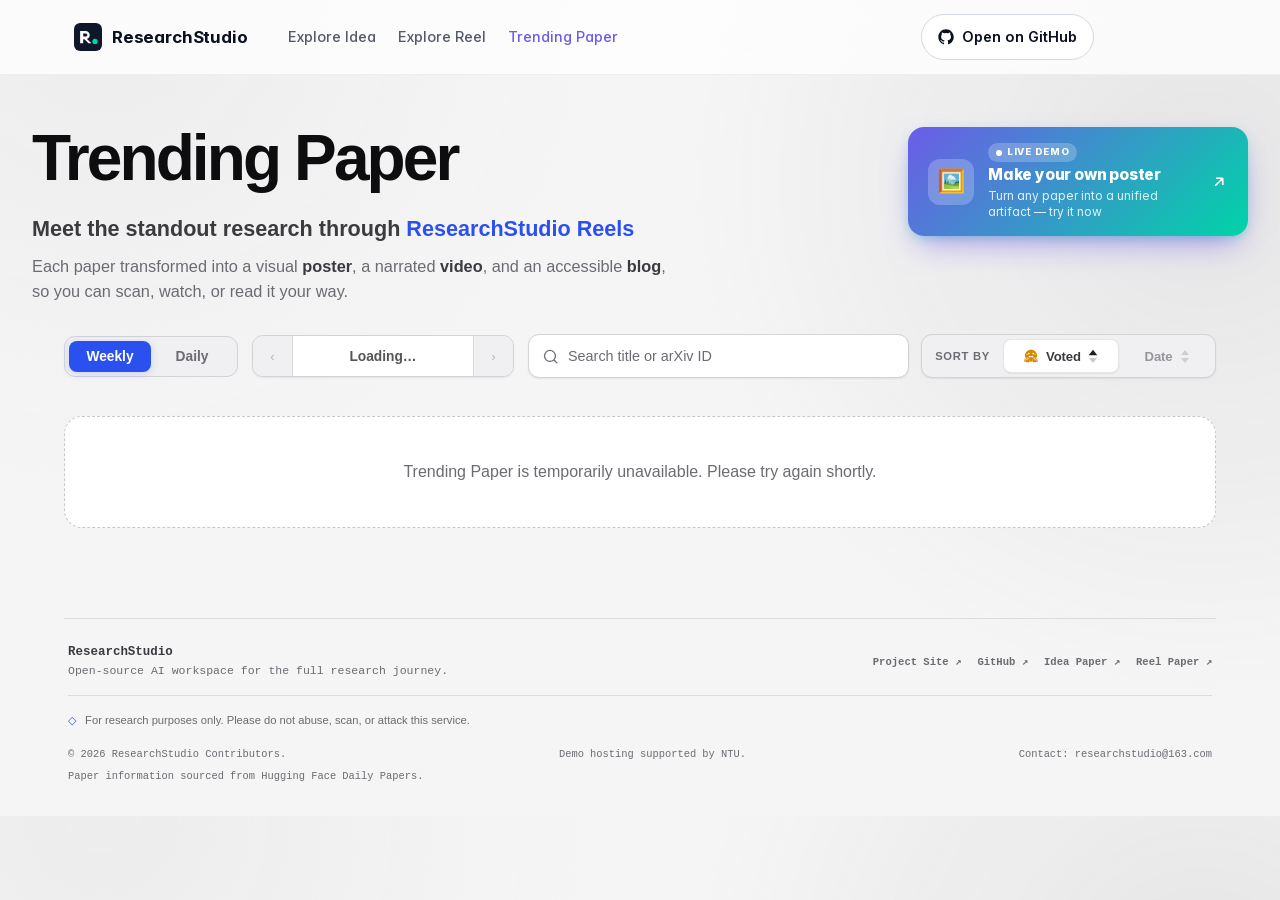
<file: trending-paper/index.html>
<!doctype html>
<html lang="en" data-theme="light">
<head>
  <meta charset="utf-8">
  <meta name="viewport" content="width=device-width, initial-scale=1">
  <meta name="color-scheme" content="light">
  <meta name="description" content="Weekly and daily Hugging Face research papers transformed into ResearchStudio Reels.">
  <title>Trending Paper · ResearchStudio</title>
  <link rel="canonical" href="https://dai818.github.io/trending-paper/">
  <link rel="stylesheet" href="./daily.css?v=20260817">
  <link rel="icon" href="./logo.svg?v=20260817" type="image/svg+xml">
</head>
<body id="top">
  <header class="topbar-wrap">
    <nav class="topbar" aria-label="Primary navigation">
      <a class="brand" href="https://microsoft.github.io/ResearchStudio/" rel="home">
        <img class="brand-logo" src="./logo.svg?v=20260817" alt="" width="28" height="28">
        <span>ResearchStudio</span>
      </a>
      <ul class="nav-links">
        <li><a href="https://microsoft.github.io/ResearchStudio/idea-page/">Explore Idea</a></li>
        <li><a href="https://microsoft.github.io/ResearchStudio/reel-page/">Explore Reel</a></li>
        <li><a class="active" href="./" aria-current="page">Trending Paper</a></li>
      </ul>
      <div class="nav__cta">
        <a class="github-link" href="https://github.com/microsoft/ResearchStudio" target="_blank" rel="noopener noreferrer">
          <svg viewBox="0 0 24 24" width="16" height="16" aria-hidden="true"><path fill="currentColor" d="M12 .5C5.65.5.5 5.65.5 12c0 5.08 3.29 9.39 7.86 10.91.58.11.79-.25.79-.56 0-.27-.01-1.01-.02-1.99-3.2.7-3.88-1.54-3.88-1.54-.52-1.33-1.28-1.69-1.28-1.69-1.05-.72.08-.7.08-.7 1.16.08 1.77 1.19 1.77 1.19 1.03 1.77 2.7 1.26 3.36.97.1-.75.4-1.26.73-1.55-2.55-.29-5.24-1.28-5.24-5.7 0-1.26.45-2.29 1.19-3.1-.12-.29-.52-1.47.11-3.06 0 0 .97-.31 3.19 1.18a11.1 11.1 0 0 1 5.81 0c2.22-1.49 3.19-1.18 3.19-1.18.63 1.59.23 2.77.11 3.06.74.81 1.19 1.84 1.19 3.1 0 4.43-2.69 5.4-5.26 5.69.41.36.78 1.07.78 2.16 0 1.56-.01 2.81-.01 3.19 0 .31.21.68.8.56 4.56-1.52 7.85-5.83 7.85-10.91C23.5 5.65 18.35.5 12 .5z"/></svg>
          <span>Open on GitHub</span>
        </a>
      </div>
    </nav>
  </header>

  <main>
    <section class="hero" aria-labelledby="page-title">
      <div class="title-row">
        <div class="title-copy">
          <h1 id="page-title">Trending Paper</h1>
          <div class="intro">
            <p class="intro-lead">Meet the standout research through <strong><a class="reels-accent" href="https://microsoft.github.io/ResearchStudio/reel-page/" target="_blank" rel="noopener noreferrer">ResearchStudio Reels</a></strong> <a class="github-stars-badge" id="github-stars-badge" href="https://github.com/microsoft/ResearchStudio" target="_blank" rel="noopener noreferrer" hidden><svg class="gh-mark" aria-hidden="true" viewBox="0 0 24 24"><path fill="currentColor" d="M12 .5C5.37.5 0 5.87 0 12.5c0 5.3 3.44 9.8 8.21 11.39.6.11.82-.26.82-.58 0-.29-.01-1.04-.02-2.05-3.34.73-4.04-1.61-4.04-1.61-.55-1.39-1.33-1.76-1.33-1.76-1.09-.74.08-.73.08-.73 1.2.09 1.84 1.24 1.84 1.24 1.07 1.83 2.81 1.3 3.5.99.11-.78.42-1.3.76-1.6-2.67-.3-5.47-1.34-5.47-5.95 0-1.31.47-2.39 1.24-3.23-.13-.3-.54-1.52.11-3.18 0 0 1.01-.32 3.3 1.23a11.5 11.5 0 0 1 6.01 0c2.29-1.55 3.3-1.23 3.3-1.23.65 1.66.24 2.88.12 3.18.77.84 1.23 1.92 1.23 3.23 0 4.62-2.8 5.64-5.48 5.94.43.37.81 1.1.81 2.22 0 1.6-.01 2.9-.01 3.29 0 .32.21.7.82.58A12 12 0 0 0 24 12.5C24 5.87 18.63.5 12 .5z"/></svg><strong id="github-stars-count"></strong><svg class="gh-star" aria-hidden="true" viewBox="0 0 24 24"><path d="m12 2 3.09 6.26L22 9.27l-5 4.87 1.18 6.88L12 17.77l-6.18 3.25L7 14.14 2 9.27l6.91-1.01L12 2Z"/></svg></a></p>
            <p class="intro-detail"><span>Each paper transformed into a visual <strong>poster</strong>, a narrated <strong>video</strong>, and an accessible <strong>blog</strong>,</span><span>so you can scan, watch, or read it your way.</span></p>
          </div>
        </div>
        <a class="trending-cta" href="https://researchstudio.site/?tool=poster" target="_blank" rel="noopener noreferrer">
          <span class="trending-cta-icon" aria-hidden="true">🖼️</span>
          <span class="trending-cta-copy">
            <span class="trending-cta-badge"><span class="trending-cta-dot"></span>Live demo</span>
            <span class="trending-cta-title">Make your own poster</span>
            <span class="trending-cta-subtitle">Turn any paper into a unified artifact — try it now</span>
          </span>
          <svg class="trending-cta-arrow" width="18" height="18" viewBox="0 0 24 24" fill="none" stroke="currentColor" stroke-width="2.2" aria-hidden="true"><path d="M7 17L17 7M17 7H8M17 7v9"/></svg>
        </a>
      </div>
      <div class="catalog-controls">
        <div class="edition-toolbar">
          <div class="mode-switch" role="group" aria-label="Paper edition frequency">
            <button type="button" data-mode="weekly" aria-pressed="true">Weekly</button>
            <button type="button" data-mode="daily" aria-pressed="false">Daily</button>
          </div>
          <div class="edition-control" aria-label="Edition date">
            <label id="edition-label" class="sr-only" for="edition-select">Date</label>
            <button id="edition-older" class="edition-step" type="button" aria-label="Previous date" disabled>‹</button>
            <select id="edition-select" aria-labelledby="edition-label" disabled>
              <option>Loading…</option>
            </select>
            <button id="edition-newer" class="edition-step" type="button" aria-label="Next date" disabled>›</button>
          </div>
        </div>
        <div class="catalog-toolbar" role="search" aria-label="Search and sort papers">
          <label class="search-control" for="paper-search">
            <svg class="search-icon" viewBox="0 0 24 24" aria-hidden="true" focusable="false"><path d="m21 21-4.35-4.35m2.35-5.4A7.75 7.75 0 1 1 3.5 11.25a7.75 7.75 0 0 1 15.5 0Z" fill="none" stroke="currentColor" stroke-width="1.8" stroke-linecap="round"/></svg>
            <span class="sr-only">Search papers in this edition</span>
            <input id="paper-search" type="search" placeholder="Search title or arXiv ID" aria-controls="paper-grid" autocomplete="off">
          </label>
          <div class="sort-control" role="group" aria-label="Sort papers">
            <span class="sort-label">Sort by</span>
            <button id="paper-sort" class="sort-toggle sort-toggle-votes" type="button"
                    data-sort="votes-desc" aria-pressed="true"
                    aria-controls="paper-grid"
                    aria-label="Sorted by Hugging Face votes, most voted first. Activate for least voted first."
                    title="Most voted first">
              <span class="brand-inline-icon hf-mark sort-hf-mark" aria-hidden="true"></span>
              <span class="sort-toggle-label">Voted</span>
              <span class="sort-arrows" aria-hidden="true">
                <span class="sort-arrow sort-arrow-up"></span>
                <span class="sort-arrow sort-arrow-down"></span>
              </span>
            </button>
            <button id="paper-sort-date" class="sort-toggle sort-toggle-date" type="button"
                    data-sort="date-desc" aria-pressed="false"
                    aria-controls="paper-grid"
                    aria-label="Sort by published date, newest first."
                    title="Newest published first">
              <span class="sort-toggle-label">Date</span>
              <span class="sort-arrows" aria-hidden="true">
                <span class="sort-arrow sort-arrow-up"></span>
                <span class="sort-arrow sort-arrow-down"></span>
              </span>
            </button>
          </div>
        </div>
      </div>
    </section>

    <section aria-live="polite" aria-busy="true" id="paper-region">
      <div id="loading" class="message-card">Loading the latest weekly edition…</div>
      <div id="paper-grid" class="paper-grid" hidden></div>
      <div id="paper-stream-sentinel" class="paper-stream-sentinel" hidden aria-hidden="true">
        <span class="paper-stream-dots"><i></i><i></i><i></i></span>
        <span>Loading more papers…</span>
      </div>
      <p id="paper-stream-status" class="sr-only" role="status" aria-live="polite"></p>
      <div id="empty" class="message-card" hidden>No published papers are available for this selection yet.</div>
    </section>
  </main>

  <footer class="site-footer">
    <div class="footer-inner">
      <div class="footer-brand">
        <span>ResearchStudio</span>
        <p>Open-source AI workspace for the full research journey.</p>
      </div>
      <nav class="footer-links" aria-label="Project links">
        <a href="https://microsoft.github.io/ResearchStudio/" target="_blank" rel="noopener noreferrer">Project Site ↗</a>
        <a href="https://github.com/microsoft/ResearchStudio" target="_blank" rel="noopener noreferrer">GitHub ↗</a>
        <a href="https://www.alphaxiv.org/abs/2607.04439" target="_blank" rel="noopener noreferrer">Idea Paper ↗</a>
        <a href="https://www.alphaxiv.org/abs/2607.04438" target="_blank" rel="noopener noreferrer">Reel Paper ↗</a>
      </nav>
      <p class="footer-notice"><span aria-hidden="true">◇</span> For research purposes only. Please do not abuse, scan, or attack this service.</p>
      <div class="footer-meta">
        <span>© 2026 ResearchStudio Contributors.</span>
        <span class="footer-support">Demo hosting supported by NTU.</span>
        <a href="mailto:researchstudio@163.com">Contact: researchstudio@163.com</a>
      </div>
      <p class="footer-source">Paper information sourced from <a id="source-link" href="https://huggingface.co/papers" target="_blank" rel="noopener noreferrer">Hugging Face Daily Papers</a>.</p>
    </div>
  </footer>

  <template id="paper-template">
    <article class="paper-card">
      <div class="poster-shell">
        <a class="poster-link" target="_blank" rel="noopener noreferrer" data-open-view="reel">
          <img class="poster" alt="" loading="lazy" width="2016" height="1210">
        </a>
      </div>
      <div class="paper-body">
        <div class="metadata-row">
          <a class="hf-score metadata-chip" target="_blank" rel="noopener noreferrer">
            <span class="brand-inline-icon hf-mark" aria-hidden="true"></span>
            <span class="hf-vote-count"></span>
          </a>
          <a class="arxiv-chip metadata-chip" target="_blank" rel="noopener noreferrer">
            <span class="brand-inline-icon arxiv-mark" aria-hidden="true"></span>
            <span class="paper-id"></span>
          </a>
          <a class="github-chip metadata-chip" target="_blank" rel="noopener noreferrer" hidden>
            <svg class="github-mark" viewBox="0 0 24 24" aria-hidden="true"><path fill="currentColor" d="M12 .7a11.5 11.5 0 0 0-3.64 22.4c.58.1.79-.25.79-.56v-2.24c-3.22.7-3.9-1.37-3.9-1.37-.52-1.34-1.28-1.7-1.28-1.7-1.05-.72.08-.7.08-.7 1.16.08 1.77 1.19 1.77 1.19 1.03 1.77 2.7 1.26 3.36.96.1-.75.4-1.26.73-1.55-2.57-.29-5.27-1.28-5.27-5.69 0-1.26.45-2.28 1.19-3.09-.12-.29-.52-1.47.11-3.05 0 0 .97-.31 3.16 1.18a10.9 10.9 0 0 1 5.76 0c2.2-1.49 3.16-1.18 3.16-1.18.63 1.58.23 2.76.11 3.05.74.81 1.19 1.83 1.19 3.09 0 4.42-2.71 5.39-5.29 5.68.42.36.79 1.06.79 2.14v3.18c0 .31.21.67.8.56A11.5 11.5 0 0 0 12 .7Z"/></svg>
            <span class="github-star-count"></span>
          </a>
          <time class="paper-published" datetime=""></time>
        </div>
        <div class="paper-title-wrap">
          <h2 class="paper-title"></h2>
          <div class="paper-title-tooltip" aria-hidden="true"></div>
        </div>
      </div>
    </article>
  </template>

  <dialog id="paper-viewer" class="paper-viewer" aria-labelledby="viewer-title">
    <div class="viewer-shell">
      <header class="viewer-header">
        <button id="viewer-back" class="viewer-back" type="button"><span aria-hidden="true">←</span> Back</button>
        <div class="viewer-heading">
          <span id="viewer-category">Hugging Face Paper</span>
          <h2 id="viewer-title"></h2>
        </div>
        <div class="viewer-tabs" role="tablist" aria-label="Paper viewing mode">
          <button id="reel-tab" role="tab" aria-selected="true" aria-controls="reel-panel" type="button">Reel</button>
          <button id="paper-tab" role="tab" aria-selected="false" aria-controls="paper-panel" type="button">Paper</button>
        </div>
        <div class="viewer-actions">
          <a id="viewer-qa" class="button" target="_blank" rel="noopener noreferrer">Ask a question</a>
          <a id="viewer-external" class="viewer-external" target="_blank" rel="noopener noreferrer">Open in New Tab <span aria-hidden="true">↗</span></a>
        </div>
      </header>
      <div class="viewer-stage">
        <div id="viewer-loading" class="viewer-loading" role="status">Loading Reel…</div>
        <section id="reel-panel" role="tabpanel" aria-labelledby="reel-tab">
          <iframe id="reel-frame" title="ResearchStudio Reel" src="about:blank" allow="fullscreen" sandbox="allow-scripts allow-same-origin allow-forms allow-popups allow-downloads"></iframe>
        </section>
        <section id="paper-panel" role="tabpanel" aria-labelledby="paper-tab" hidden>
          <div class="pdf-fallback">If the embedded reader is unavailable, <a id="pdf-fallback-link" target="_blank" rel="noopener noreferrer">open the PDF in a new tab</a>.</div>
          <iframe id="paper-frame" title="Original research paper PDF" src="about:blank"></iframe>
        </section>
      </div>
    </div>
  </dialog>

  <script src="./daily.js?v=20260817" defer></script>
</body>
</html>
</file>
<file: trending-paper/daily.css>
:root {
  color-scheme: light;
  --ink: #0d0d0f;
  --ink-2: #3a3a3f;
  --muted: #6b6b72;
  --paper: #f5f5f6;
  --surface: #ffffff;
  --surface-soft: #f0f0f2;
  --line: rgba(17,17,20,.10);
  --blue: #2b50f0;
  --blue-dark: #1e3fd0;
  --border: #c7c7cc;
  --border-soft: #d2d2d7;
  --header-bg: rgba(245,245,246,.94);
  --poster-start: #e4e4e7;
  --poster-end: #f4f4f5;
  --disabled: #b4b4ba;
  --viewer-stage: #e8e8eb;
  --fallback: #f5f5f6;
  --body-glow-a: rgba(223,223,223,.38);
  --body-glow-b: rgba(90,90,90,.10);
  --blue-shadow: rgba(43,80,240,.18);
  --focus-ring: rgba(43,80,240,.20);
  --card-shadow: rgba(17,17,20,.07);
  --hf-icon: #d68700;
  --arxiv-icon: #b31b1b;
  --nav-accent: #6c5ce7;
  --shared-font-sans: "Inter var", Inter, ui-sans-serif, system-ui, -apple-system, "Segoe UI", Roboto, "Helvetica Neue", Arial, "PingFang SC", "Microsoft YaHei", sans-serif;
  font-family: -apple-system, BlinkMacSystemFont, "SF Pro Display", "Segoe UI", Roboto, Helvetica, Arial, sans-serif;
}

@font-face {
  font-family: "Inter var";
  font-style: normal;
  font-weight: 100 900;
  font-display: swap;
  src: url("fonts/InterVariable.woff2?v=4.1") format("woff2");
}
* { box-sizing: border-box; }
.sr-only { position: absolute !important; width: 1px !important; height: 1px !important; padding: 0 !important; margin: -1px !important; overflow: hidden !important; clip: rect(0,0,0,0) !important; white-space: nowrap !important; border: 0 !important; }
body {
  margin: 0;
  color: var(--ink);
  background:
    radial-gradient(circle at 8% 0%, var(--body-glow-a), transparent 30rem),
    radial-gradient(circle at 94% 22%, var(--body-glow-b), transparent 32rem),
    var(--paper);
  -webkit-font-smoothing: antialiased;
}
a { color: inherit; }
.topbar-wrap { position: sticky; top: 0; z-index: 50; border-bottom: 1px solid color-mix(in srgb, #e6e8ef 70%, transparent); background: color-mix(in srgb, #fff 75%, transparent); backdrop-filter: saturate(180%) blur(14px); -webkit-backdrop-filter: saturate(180%) blur(14px); }
.topbar { max-width: 1180px; margin: 0 auto; padding: 14px 24px; display: flex; align-items: center; gap: 24px; font-family: var(--shared-font-sans); font-feature-settings: "cv11", "ss01", "ss03"; line-height: 1.55; }
.brand { display: inline-flex; align-items: center; gap: 10px; color: #0b1020; text-decoration: none; font-size: 17px; font-weight: 700; letter-spacing: -.01em; }
.brand:hover { text-decoration: none; }
.brand-logo { display: block; width: 28px; height: 28px; border-radius: 0; }
.nav-links { display: flex; flex: 1; align-items: center; gap: 22px; margin: 0 0 0 16px; padding: 0; list-style: none; }
.nav-links li { display: inline-flex; }
.nav-links a { padding: 0; color: #555a6a; text-decoration: none; font-size: 14.5px; font-weight: 500; white-space: nowrap; transition: color .15s ease; }
.nav-links a:hover { color: #0b1020; text-decoration: none; }
.nav-links a.active { color: var(--nav-accent); font-weight: 500; }
.nav__cta { display: flex; align-items: center; gap: 10px; margin-left: auto; }
.github-link { width: 173.02px; display: inline-flex; align-items: center; justify-content: center; gap: 8px; padding: 11px 18px; border: 1px solid #d3d7e0; border-radius: 999px; color: #0b1020; background: #fff; text-decoration: none; font-size: 14.5px; font-weight: 600; white-space: nowrap; cursor: pointer; transition: transform .15s ease, box-shadow .15s ease, background .15s ease, color .15s ease, border-color .15s ease; }
.github-link:hover { background: #f7f8fb; text-decoration: none; transform: translateY(-1px); }
.github-link svg { flex-shrink: 0; }
main { width: min(1180px, 90vw); margin: 0 auto; padding: 52px 0 90px; }
.hero { margin-bottom: 38px; }
.title-row { position: relative; left: 50%; width: min(1320px, 100vw); display: flex; align-items: flex-start; justify-content: space-between; gap: 28px; padding: 0 32px; transform: translateX(-50%); }
.title-copy { flex: 1; min-width: 0; }
h1 { margin: 0; max-width: 820px; font-size: clamp(2.4rem, 5vw, 4.8rem); font-weight: 760; line-height: .98; letter-spacing: -.045em; }
.intro { max-width: 800px; margin: 22px 0 0; color: var(--muted); line-height: 1.55; }
.intro p { margin: 0; }
.intro-detail { margin-top: 8px !important; font-size: 1.02rem; }
.intro-detail span { display: block; }
.intro-lead { color: var(--ink-2); font-size: clamp(1.12rem, 2vw, 1.35rem); font-weight: 570; }
.intro-detail strong { color: var(--ink-2); font-weight: 780; }
.reels-accent { color: var(--blue); font-weight: 850; text-decoration: none; text-decoration-thickness: .08em; text-underline-offset: .16em; }
.reels-accent:hover { color: var(--blue-dark); text-decoration-line: underline; }
.github-stars-badge { box-sizing: border-box; width: 124px; height: 26px; display: inline-flex; align-items: center; justify-content: center; gap: 5px; margin-left: 5px; padding: 4px 7px; border: 1px solid rgba(74,74,74,.2); border-radius: 4px; color: #606060; background: rgba(255,255,255,.74); font-family: "SFMono-Regular", Consolas, monospace; font-size: .68rem; line-height: 1; text-decoration: none; vertical-align: middle; transition: border-color .15s, color .15s, background .15s, transform .15s; }
.github-stars-badge[hidden] { display: none; }
.github-stars-badge .gh-mark { flex: none; width: 14px; height: 14px; color: currentColor; }
.github-stars-badge .gh-star { flex: none; width: 13px; height: 13px; fill: #ffd60a; stroke: #ff9f0a; stroke-width: 1.2; stroke-linejoin: round; filter: drop-shadow(0 0 4px rgba(255,214,10,.7)); }
.github-stars-badge strong { display: inline-block; color: #373737; font-size: .72rem; font-weight: 750; }
.github-stars-badge strong.is-updated { animation: github-star-update .5s ease-out; }
.github-stars-badge:hover { border-color: var(--blue); color: var(--ink); background: var(--surface); text-decoration: none; transform: translateY(-1px); }
@keyframes github-star-update { 0% { color: #111; text-shadow: 0 0 10px rgba(43,80,240,.25); transform: translateY(-1px); } 100% { color: #373737; text-shadow: none; transform: translateY(0); } }
.trending-cta { flex: 0 0 auto; position: relative; overflow: hidden; width: 340px; max-width: 340px; display: flex; align-items: center; gap: 14px; padding: 16px 20px; border: 0; border-radius: 16px; color: white; background: linear-gradient(135deg,#6c5ce7 0%,#00d4a8 100%); box-shadow: 0 14px 32px -10px color-mix(in srgb,#6c5ce7 65%,transparent), 0 4px 12px -4px color-mix(in srgb,#00d4a8 45%,transparent); font-family: var(--shared-font-sans); font-feature-settings: "cv11", "ss01", "ss03"; line-height: 1.55; text-decoration: none; transition: transform .2s, box-shadow .2s; }
.trending-cta:hover { color: white; text-decoration: none; transform: translateY(-3px) scale(1.02); box-shadow: 0 20px 46px -10px color-mix(in srgb,#6c5ce7 78%,transparent), 0 8px 18px -4px color-mix(in srgb,#00d4a8 55%,transparent); }
.trending-cta::before { content: ""; position: absolute; top: 0; left: -60%; width: 38%; height: 100%; background: linear-gradient(100deg,transparent,rgba(255,255,255,.42),transparent); transform: skewX(-18deg); animation: trending-cta-shine 3.4s ease-in-out infinite; }
@keyframes trending-cta-shine { 0%,58% { left: -60%; } 100% { left: 135%; } }
.trending-cta-icon { position: relative; z-index: 1; flex: 0 0 auto; width: 46px; height: 46px; display: grid; place-items: center; border-radius: 12px; background: rgba(255,255,255,.22); font-size: 23px; }
.trending-cta-copy { position: relative; z-index: 1; min-width: 0; display: flex; flex-direction: column; }
.trending-cta-badge { align-self: flex-start; display: inline-flex; align-items: center; gap: 5px; margin-bottom: 4px; padding: 2px 8px; border-radius: 999px; background: rgba(255,255,255,.22); font-size: 9.5px; font-weight: 800; letter-spacing: .7px; text-transform: uppercase; }
.trending-cta-dot { width: 6px; height: 6px; border-radius: 50%; background: white; animation: trending-cta-pulse 1.6s infinite; }
@keyframes trending-cta-pulse { 0% { box-shadow: 0 0 0 0 rgba(255,255,255,.65); } 70% { box-shadow: 0 0 0 7px rgba(255,255,255,0); } 100% { box-shadow: 0 0 0 0 rgba(255,255,255,0); } }
.trending-cta-title { color: white; font-size: 15.5px; font-weight: 800; letter-spacing: -.2px; line-height: 1.2; }
.trending-cta-subtitle { margin-top: 3px; color: rgba(255,255,255,.85); font-size: 12px; line-height: 1.35; }
.trending-cta-arrow { position: relative; z-index: 1; flex: 0 0 auto; color: white; transition: transform .2s; }
.trending-cta:hover .trending-cta-arrow { transform: translate(3px,-3px); }
.catalog-controls { display: flex; width: 100%; max-width: 100%; align-items: center; flex-wrap: wrap; gap: 14px; margin-top: 30px; }
.edition-toolbar { flex: 0 0 auto; margin-top: 0; display: flex; align-items: center; gap: 14px; }
.mode-switch { display: inline-flex; flex: 0 0 auto; padding: 4px; border: 1px solid var(--border-soft); border-radius: 11px; background: var(--surface-soft); }
.mode-switch button { min-width: 82px; padding: 8px 14px; border: 0; border-radius: 8px; color: var(--muted); background: transparent; font: inherit; font-size: .86rem; font-weight: 750; cursor: pointer; }
.mode-switch button[aria-pressed="true"] { color: white; background: var(--blue); box-shadow: 0 2px 8px var(--blue-shadow); }
.edition-control { display: inline-grid; grid-template-columns: 40px minmax(170px,auto) 40px; align-items: stretch; overflow: hidden; border: 1px solid var(--border-soft); border-radius: 11px; background: var(--surface); box-shadow: 0 1px 2px var(--card-shadow); }
.edition-step { display: grid; place-items: center; min-height: 40px; padding: 0; border: 0; color: var(--ink-2); background: var(--surface-soft); font: 800 1.15rem/1 inherit; cursor: pointer; }
.edition-step:first-of-type { border-right: 1px solid var(--line); }
.edition-step:last-of-type { border-left: 1px solid var(--line); }
.edition-step:hover:not(:disabled) { color: white; background: var(--blue); }
.edition-step:disabled { color: var(--disabled); cursor: default; }
select { min-width: 180px; padding: 10px 14px; border: 0; border-radius: 0; appearance: none; background: var(--surface); color: var(--ink); font: inherit; font-size: .86rem; font-weight: 750; text-align: center; text-align-last: center; cursor: pointer; }
.mode-switch button:focus-visible, .edition-step:focus-visible, select:focus-visible, .sort-toggle:focus-visible, .brand:focus-visible, .nav-links a:focus-visible, .github-link:focus-visible, .reels-accent:focus-visible, .github-stars-badge:focus-visible, .trending-cta:focus-visible, .metadata-chip:focus-visible { position: relative; z-index: 1; outline: 3px solid var(--focus-ring); outline-offset: 2px; }
.catalog-toolbar { flex: 1 1 488px; min-width: 0; width: auto; display: grid; grid-template-columns: minmax(260px,1fr) auto; gap: 12px; margin-top: 0; }
.search-control, .sort-control { min-height: 44px; border: 1px solid var(--border-soft); border-radius: 11px; background: var(--surface); box-shadow: 0 1px 2px var(--card-shadow); }
.search-control { display: flex; align-items: center; gap: 9px; padding: 0 13px; }
.search-icon { flex: 0 0 auto; width: 17px; height: 17px; color: var(--muted); }
.search-control input { width: 100%; min-width: 0; padding: 10px 0; border: 0; outline: 0; color: var(--ink); background: transparent; font: inherit; font-size: .9rem; }
.search-control input::placeholder { color: var(--muted); opacity: 1; }
.sort-control { display: inline-flex; align-items: center; gap: 4px; padding: 4px; background: var(--surface-soft); }
.sort-label { flex: 0 0 auto; padding: 0 9px; color: var(--muted); font-size: .7rem; font-weight: 800; letter-spacing: .065em; text-transform: uppercase; }
.sort-toggle { min-width: 88px; min-height: 34px; display: inline-flex; align-items: center; justify-content: center; gap: 8px; padding: 7px 11px; border: 1px solid transparent; border-radius: 8px; color: var(--muted); background: transparent; box-shadow: none; font: inherit; opacity: .68; cursor: pointer; transition: border-color .15s ease, box-shadow .15s ease, color .15s ease, background .15s ease, opacity .15s ease, transform .15s ease; }
.sort-toggle-votes { min-width: 116px; }
.sort-toggle-date { min-width: 88px; }
.sort-toggle[aria-pressed="true"] { border-color: var(--line); color: var(--ink-2); background: var(--surface); box-shadow: 0 1px 2px var(--card-shadow); opacity: 1; }
.sort-toggle:hover { border-color: var(--border); color: var(--ink); background: var(--surface); box-shadow: 0 3px 9px var(--card-shadow); opacity: 1; transform: translateY(-1px); }
.sort-toggle:active { transform: translateY(0); }
.sort-hf-mark { flex: 0 0 auto; width: 17px; height: 17px; }
.sort-toggle[aria-pressed="false"] .sort-hf-mark { opacity: .48; filter: grayscale(1); }
.sort-toggle-label { font-size: .82rem; font-weight: 780; letter-spacing: -.01em; }
.sort-arrows { width: 9px; display: inline-grid; justify-items: center; gap: 3px; color: var(--ink); }
.sort-arrow { width: 0; height: 0; opacity: .22; transition: opacity .15s ease, transform .15s ease; }
.sort-arrow-up { border-right: 4px solid transparent; border-bottom: 5px solid currentColor; border-left: 4px solid transparent; }
.sort-arrow-down { border-top: 5px solid currentColor; border-right: 4px solid transparent; border-left: 4px solid transparent; }
.sort-toggle[aria-pressed="true"][data-sort$="-desc"] .sort-arrow-up,
.sort-toggle[aria-pressed="true"][data-sort$="-asc"] .sort-arrow-down { opacity: .92; transform: scale(1.08); }
.search-control:focus-within, .sort-control:focus-within { border-color: var(--blue); box-shadow: 0 0 0 3px var(--focus-ring); }
.paper-grid { display: grid; grid-template-columns: repeat(2, minmax(0, 1fr)); align-items: start; gap: 28px; }
.paper-grid[hidden], .paper-card[hidden] { display: none; }
.paper-card.is-stream-entering { transform-origin: 50% 100%; will-change: opacity, filter, transform; animation: paper-stream-enter .72s cubic-bezier(.16,1,.3,1) both; animation-delay: calc(var(--stream-order, 0) * 110ms); }
@keyframes paper-stream-enter { from { opacity: 0; filter: blur(3px); transform: translateY(38px) scale(.975); } to { opacity: 1; filter: blur(0); transform: translateY(0) scale(1); } }
.paper-stream-sentinel { min-height: 58px; display: flex; align-items: center; justify-content: center; gap: 9px; color: var(--muted); font-size: .74rem; font-weight: 680; }
.paper-stream-sentinel[hidden] { display: none; }
.paper-stream-dots { display: inline-flex; align-items: center; gap: 4px; }
.paper-stream-dots i { width: 5px; height: 5px; border-radius: 50%; background: var(--blue); animation: paper-stream-pulse .9s ease-in-out infinite alternate; }
.paper-stream-dots i:nth-child(2) { animation-delay: .14s; }
.paper-stream-dots i:nth-child(3) { animation-delay: .28s; }
@keyframes paper-stream-pulse { from { opacity: .28; transform: translateY(1px); } to { opacity: .92; transform: translateY(-2px); } }
.paper-card { position: relative; overflow: hidden; display: flex; flex-direction: column; min-width: 0; border: 1px solid var(--line); border-radius: 18px; background: var(--surface); box-shadow: 0 8px 28px var(--card-shadow); }
.poster-shell { position: relative; aspect-ratio: 2016 / 1210; overflow: hidden; border-radius: 17px 17px 0 0; background: linear-gradient(145deg, var(--poster-start), var(--poster-end)); }
.poster-link { position: absolute; inset: 0; display: block; overflow: hidden; }
.poster { width: 100%; height: 100%; object-fit: contain; display: block; transition: transform .25s ease, filter .2s ease; }
.poster-link:hover .poster { transform: scale(1.015); }
.paper-body { padding: 24px; }
.metadata-row { display: flex; flex-wrap: wrap; align-items: center; gap: 8px; font-size: .76rem; }
.metadata-chip { display: inline-flex; align-items: center; gap: 5px; min-height: 27px; padding: 4px 8px; border: 1px solid var(--border-soft); border-radius: 999px; color: var(--ink-2); background: var(--surface-soft); text-decoration: none; font-weight: 760; font-variant-numeric: tabular-nums; letter-spacing: 0; transition: color .15s ease, border-color .15s ease, background .15s ease; }
.metadata-chip:hover { border-color: var(--blue); color: var(--blue); background: var(--surface); }
.github-chip[hidden] { display: none; }
.paper-published { margin-left: auto; color: var(--muted); font-size: .74rem; font-weight: 620; font-variant-numeric: tabular-nums; white-space: nowrap; }
.brand-inline-icon, .github-mark { flex: 0 0 auto; width: 14px; height: 14px; }
.brand-inline-icon { display: inline-block; background: currentColor; -webkit-mask-position: center; mask-position: center; -webkit-mask-repeat: no-repeat; mask-repeat: no-repeat; -webkit-mask-size: contain; mask-size: contain; }
.hf-mark { color: var(--hf-icon); -webkit-mask-image: url("icons/huggingface.svg"); mask-image: url("icons/huggingface.svg"); }
.arxiv-mark { color: var(--arxiv-icon); -webkit-mask-image: url("icons/arxiv.svg"); mask-image: url("icons/arxiv.svg"); }
.metadata-chip:hover .hf-mark, .metadata-chip:hover .arxiv-mark { color: var(--blue); }
.github-star-count, .hf-vote-count, .paper-id { font-size: .74rem; font-weight: 760; }
.paper-title-wrap { position: relative; margin-top: 12px; }
.paper-title { display: -webkit-box; overflow: hidden; margin: 0; font-size: 1.35rem; font-weight: 760; line-height: 1.22; letter-spacing: -.015em; text-overflow: ellipsis; -webkit-box-orient: vertical; -webkit-line-clamp: 2; line-clamp: 2; }
.paper-title-tooltip { position: absolute; top: 0; right: 0; bottom: auto; left: 0; z-index: 4; margin: 0; padding: 11px 13px; border: 1px solid rgba(255,255,255,.16); border-radius: 10px; color: #fff; background: rgba(22,24,30,.96); box-shadow: 0 14px 36px rgba(0,0,0,.28); font-size: .86rem; font-weight: 650; line-height: 1.4; letter-spacing: 0; opacity: 0; visibility: hidden; transform: translateY(6px); pointer-events: none; transition: opacity .18s ease, visibility .18s ease, transform .18s ease; }
@media (hover: hover) and (pointer: fine) {
  .paper-card.has-clamped-title:hover { overflow: visible; z-index: 5; }
  .paper-card.has-clamped-title:hover .paper-title-tooltip { opacity: 1; visibility: visible; transform: translateY(0); }
}
.button { display: inline-flex; align-items: center; justify-content: center; min-height: 38px; padding: 8px 13px; border: 1px solid var(--border); border-radius: 9px; text-decoration: none; font-size: .84rem; font-weight: 700; }
.button:hover { border-color: var(--blue); }
.message-card { padding: 46px; border: 1px dashed var(--border); border-radius: 18px; color: var(--muted); text-align: center; background: var(--surface); }
.paper-viewer { overflow: hidden; width: 100vw; max-width: none; height: 100vh; max-height: none; margin: 0; padding: 0; border: 0; background: var(--paper); }
.paper-viewer::backdrop { background: rgba(13,13,15,.55); }
.viewer-shell { display: grid; grid-template-rows: auto minmax(0,1fr); width: 100%; height: 100%; }
.viewer-header { min-height: 76px; display: grid; grid-template-columns: 110px minmax(0,1fr) auto auto; align-items: center; gap: 20px; padding: 10px 24px; border-bottom: 1px solid var(--line); background: var(--surface); }
.viewer-back { justify-self: start; border: 0; color: var(--blue); background: transparent; font: inherit; font-weight: 720; cursor: pointer; }
.viewer-heading { min-width: 0; text-align: left; }
.viewer-heading span { color: var(--blue); font-size: .7rem; font-weight: 760; text-transform: uppercase; letter-spacing: .12em; }
.viewer-heading h2 { overflow: hidden; margin: 4px 0 0; font-size: 1.12rem; font-weight: 760; white-space: nowrap; text-overflow: ellipsis; }
.viewer-actions { display: flex; align-items: center; justify-content: flex-end; gap: 9px; }
.viewer-external { display: inline-flex; min-height: 38px; align-items: center; padding: 8px 13px; border-radius: 9px; color: white; background: var(--blue); text-decoration: none; font-size: .82rem; font-weight: 720; white-space: nowrap; }
.viewer-tabs { display: inline-flex; padding: 4px; border-radius: 10px; background: var(--surface-soft); }
.viewer-tabs button { min-width: 92px; padding: 8px 18px; border: 0; border-radius: 7px; color: var(--muted); background: transparent; font: inherit; font-size: .86rem; font-weight: 720; cursor: pointer; }
.viewer-tabs button[aria-selected="true"] { color: white; background: var(--blue); }
.viewer-stage { position: relative; min-height: 0; background: var(--viewer-stage); }
.viewer-stage section { width: 100%; height: 100%; border: 0; }
.viewer-stage iframe { display: block; width: 100%; height: 100%; border: 0; }
#paper-panel { display: grid; grid-template-rows: auto minmax(0,1fr); }
#paper-panel[hidden] { display: none; }
.pdf-fallback { padding: 8px 18px; color: var(--muted); background: var(--fallback); border-bottom: 1px solid var(--line); text-align: center; font-size: .78rem; }
.pdf-fallback a { color: var(--blue); font-weight: 700; }
.viewer-loading { position: absolute; inset: 0; z-index: 2; display: grid; place-items: center; color: var(--muted); background: var(--paper); }
.viewer-loading[hidden] { display: none; }
body.viewer-open { overflow: hidden; }
.site-footer {
  font-family: "SFMono-Regular", Consolas, "Liberation Mono", monospace;
}
.footer-inner {
  width: min(1180px, 90vw);
  display: grid;
  grid-template-columns: minmax(0, 1fr) auto;
  grid-template-areas: "brand links" "notice notice" "meta meta" "source source";
  align-items: center;
  gap: 18px 28px;
  margin: 0 auto;
  padding: 26px 4px 34px;
  border-top: 1px solid var(--line);
  color: var(--muted);
  font-size: .72rem;
}
.footer-brand {
  grid-area: brand;
  display: flex;
  flex-direction: column;
  gap: 5px;
}
.footer-brand span { color: var(--ink-2); font-size: .78rem; font-weight: 800; }
.footer-brand p { margin: 0; color: var(--muted); font-size: .72rem; }
.footer-links {
  grid-area: links;
  display: flex;
  flex-wrap: wrap;
  justify-content: flex-end;
  gap: 8px 16px;
}
.footer-links a {
  color: var(--muted);
  font-size: .66rem;
  font-weight: 700;
  text-decoration: none;
  transition: color .15s ease;
}
.footer-links a:hover { color: var(--blue); }
.footer-notice {
  grid-area: notice;
  margin: 0;
  padding-top: 16px;
  border-top: 1px solid var(--line);
  color: var(--muted);
  font-family: -apple-system, BlinkMacSystemFont, "SF Pro Display", "Segoe UI", sans-serif;
  font-size: .7rem;
  line-height: 1.55;
}
.footer-notice span { margin-right: 6px; color: var(--blue); }
.footer-meta {
  grid-area: meta;
  display: flex;
  align-items: center;
  justify-content: space-between;
  gap: 12px 24px;
  color: var(--muted);
  font-size: .65rem;
}
.footer-meta a, .footer-source a {
  color: var(--muted);
  text-decoration: none;
  transition: color .15s ease;
}
.footer-meta a:hover, .footer-source a:hover { color: var(--blue); }
.footer-support { text-align: center; }
.footer-source {
  grid-area: source;
  margin: -8px 0 0;
  color: var(--muted);
  font-size: .65rem;
}
@media (max-width: 1540px) {
  .topbar { padding-right: clamp(24px, calc(776px - 50vw), 190px); }
}
@media (max-width: 820px) {
  .nav-links { display: none; }
  .title-row { flex-direction: column; align-items: flex-start; }
  .trending-cta { width: 100%; max-width: none; }
}
@media (max-width: 780px) {
  main { width: min(92vw, 620px); }
  .paper-grid { grid-template-columns: 1fr; }
  .catalog-controls { flex-direction: column; align-items: stretch; }
  .edition-toolbar { width: 100%; align-items: flex-start; flex-wrap: wrap; }
  .mode-switch { width: 100%; }
  .mode-switch button { flex: 1; }
  .edition-control { flex: 1 1 auto; }
  .edition-control select { width: 100%; min-width: 0; }
  .catalog-toolbar { flex: 0 1 auto; width: 100%; grid-template-columns: 1fr; }
  .sort-toggle { flex: 1; min-width: 0; }
  .viewer-header { min-height: 104px; grid-template-columns: auto minmax(0,1fr) auto; grid-template-areas: "back heading actions" "tabs tabs tabs"; gap: 8px; padding: 8px 14px; }
  .viewer-back { grid-area: back; }
  .viewer-heading { grid-area: heading; text-align: center; }
  .viewer-tabs { grid-area: tabs; justify-self: center; }
  .viewer-actions { grid-area: actions; }
  .viewer-back, .viewer-external { font-size: 0; }
  .viewer-back span, .viewer-external span { font-size: 1.15rem; }
  .viewer-heading h2 { font-size: .9rem; }
  .viewer-actions { gap: 5px; }
  .viewer-actions .button { width: 36px; min-height: 36px; padding: 0; font-size: 0; }
  .viewer-actions .button::after { content: "Ask"; font-size: .68rem; letter-spacing: .02em; }
  .viewer-tabs button { min-width: 72px; padding: 7px 12px; }
  .footer-inner {
    grid-template-columns: 1fr;
    grid-template-areas: "brand" "links" "notice" "meta" "source";
    align-items: flex-start;
  }
  .footer-links { justify-content: flex-start; }
  .footer-meta { flex-direction: column; align-items: flex-start; gap: 6px; }
  .footer-support { text-align: left; }
}
@media (max-width: 760px) {
  .topbar { padding-right: 140px; }
  main { padding-top: 38px; }
  .title-row { padding-right: 18px; padding-left: 18px; }
}
@media (max-width: 480px) {
  .topbar { gap: 12px; padding: 12px 140px 12px 16px; }
  .github-link { width: auto; gap: 0; padding: 8px 10px; }
  .github-link > span { position: absolute; width: 1px; height: 1px; padding: 0; margin: -1px; overflow: hidden; clip: rect(0 0 0 0); white-space: nowrap; border: 0; }
}
@media (max-width: 520px) {
  .brand span { display: none; }
}
@media (prefers-reduced-motion: reduce) {
  .trending-cta::before, .trending-cta-dot, .paper-card.is-stream-entering, .paper-stream-dots i { animation: none; }
  .paper-title-tooltip { transition: none; }
}
</file>
